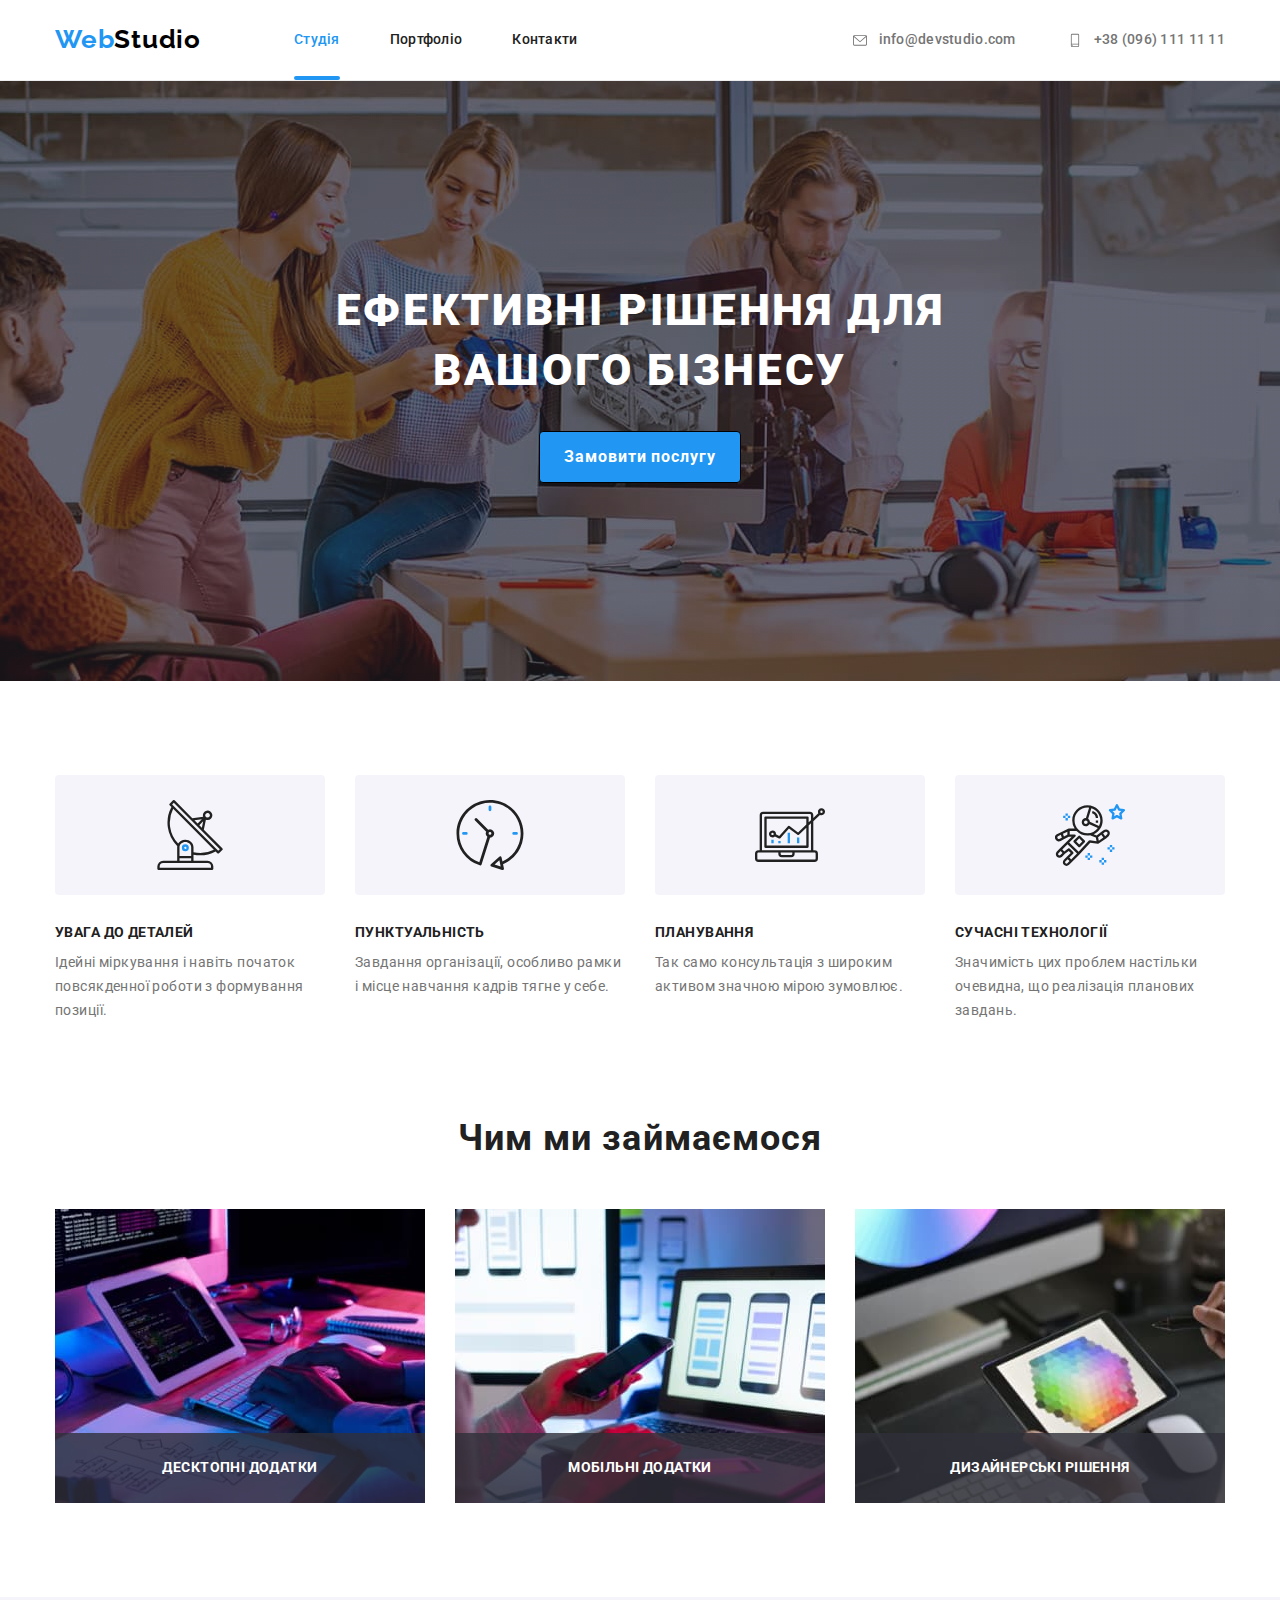
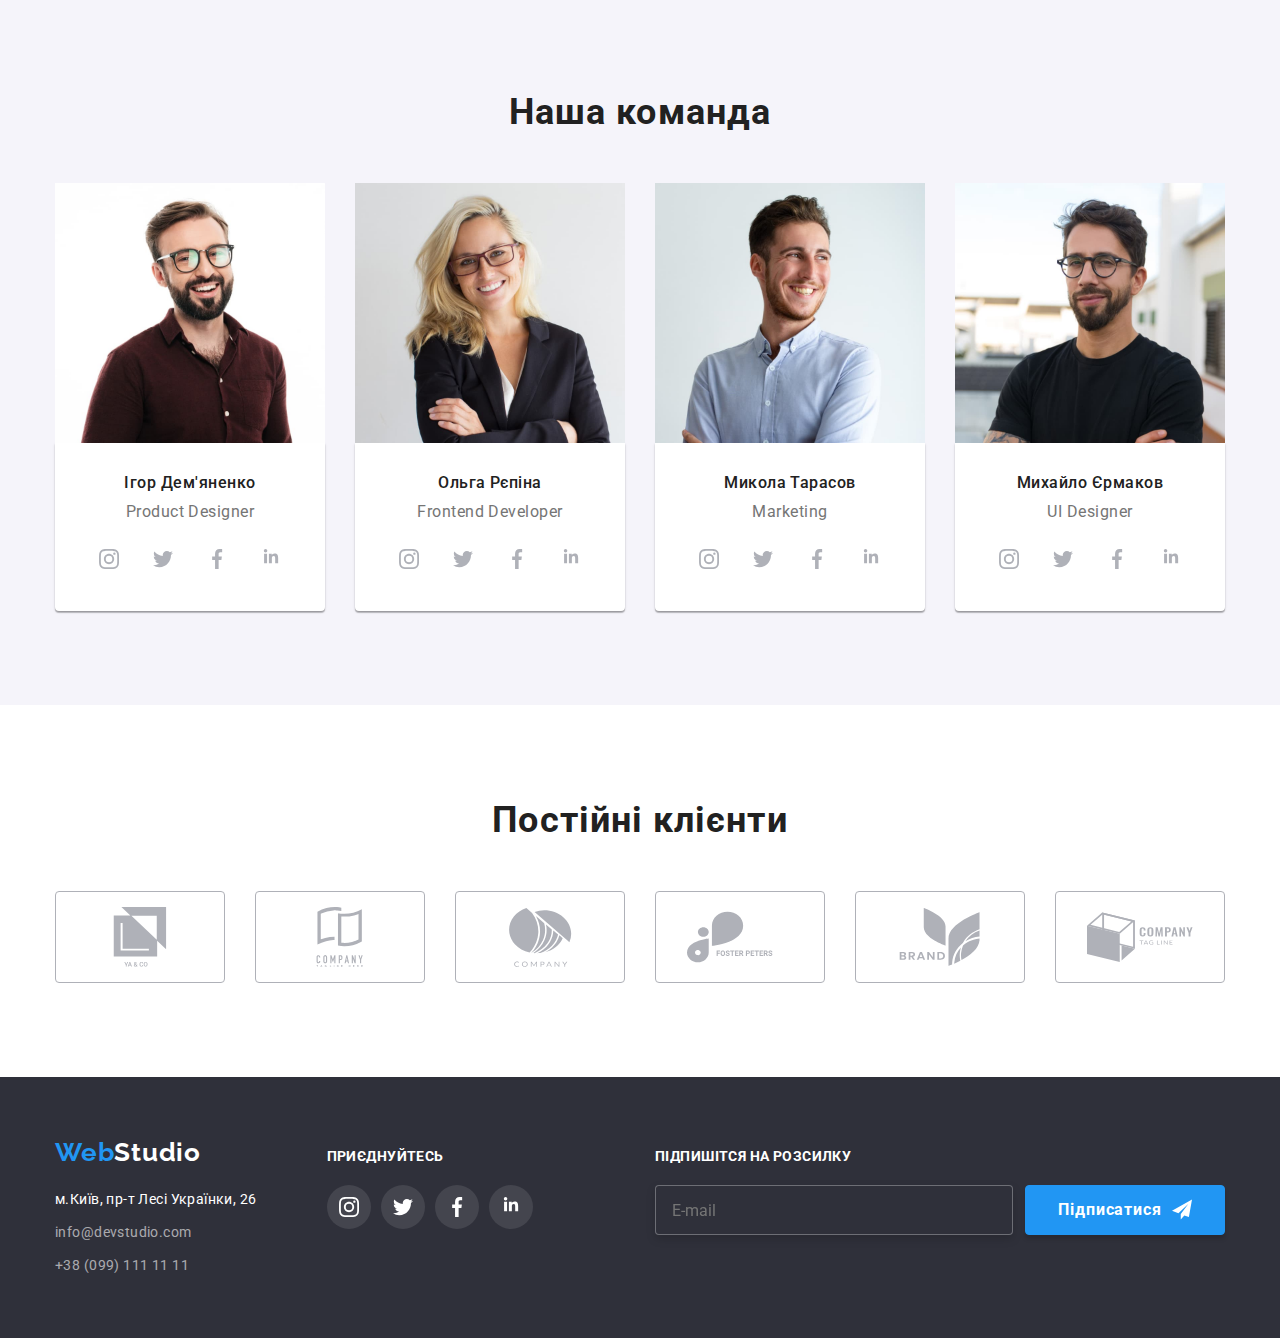
<file: index.html>
<!DOCTYPE html>
<html lang="uk">
  <head>
    <meta charset="UTF-8">
    <meta http-equiv="X-UA-Compatible" content="IE=edge">
    <meta name="viewport" content="width=device-width, initial-scale=1.0">
    <title lang="en">WebStudio (Version 2.1)</title>
    <link rel="preconnect" href="https://fonts.googleapis.com">
    <link rel="preconnect" href="https://fonts.gstatic.com" crossorigin>
    <link href="https://fonts.googleapis.com/css2?family=Raleway:wght@700&family=Roboto:wght@400;500;700;900&display=swap" rel="stylesheet">
    <link rel="stylesheet" href="./css/modern-normalize.css">
    <link rel="stylesheet" href="./css/styles.css">
  </head>
  <body>
    <header class="header-border">
      <div class="container main-nav"> 
        <nav class="main-nav">
          <a class="logo link" href="./index.html" lang="en"><span class="logo-web">Web</span><span class="logo-studio-header">Studio</span></a>
          <ul class="nav-list list">
            <li class="item"><a class="active current link" href="./index.html">Студія</a></li>
            <li class="item"><a class="active link" href="./portfolio.html">Портфоліо</a></li>
            <li class="item"><a class="active link" href="">Контакти</a></li>
          </ul>
        </nav>
        <ul class="header-contact list">
          <li class="item">
            <a class="header-icon-link link" href="mailto:info@devstudio.com" target="_blank" lang="en">
              <svg
                width="18"
                height="14"
                class="header-icons">
                <use href="./images/icons.svg#icon-envelope"/>
               </svg>info@devstudio.com
            </a>
          </li>
          
          <li class="item"> 
            <a class="header-icon-link link" href="tel:+380961111111">
              <svg
                width="18"
                height="14"
                class="header-icons">
                <use href="./images/icons.svg#icon-smartphone"/>
              </svg>+38 (096) 111 11 11
            </a>
          </li>
        </ul>
      </div>
    </header>
    <main>  
      <section class="section hero-bg">
        <div class="container">
          <h1 class="hero-title">Ефективні рішення для вашого бізнесу</h1>
          <button  class="hero-btn" type="button" data-modal-open>Замовити послугу</button>  
        </div>
      </section>    

      <section class="section">
        <div class="container">
          <h2 class="title" hidden>Наші пріорітети</h2>
          <ul class="skills list">
            <li class="item">
              <div class="skills-icon-place">
                <svg
                  width="70"
                  height="70"
                  class="skills-icon">
                  <use href="./images/icons.svg#icon-antenna"/>
                </svg>
              </div> 
              <h3 class="subtitle">Увага до деталей</h3>
              <p class="about">
                Ідейні міркування і навіть початок повсякденної роботи з формування позиції.
              </p>
            </li>
            <li class="item">
              <div class="skills-icon-place">
                <svg
                  width="70"
                  height="70"
                  class="skills-icon">
                  <use href="./images/icons.svg#icon-clock"/>
                </svg>
              </div> 
              <h3 class="subtitle">Пунктуальність</h3>
              <p class="about">
                Завдання організації, особливо рамки і місце навчання кадрів тягне у себе.
              </p>
            </li>
            <li class="item">
              <div class="skills-icon-place">
                <svg
                  width="70"
                  height="70"
                  class="skills-icon">
                  <use href="./images/icons.svg#icon-diagram"/>
                </svg>
              </div> 
              <h3 class="subtitle">Планування</h3>
              <p class="about">
                Так само консультація з широким активом значною мірою зумовлює.
              </p>
            </li>
            <li class="item">
              <div class="skills-icon-place">
                <svg
                  width="70"
                  height="70"
                  class="skills-icon">
                  <use href="./images/icons.svg#icon-astronaut"/>
                </svg>
              </div> 
              <h3 class="subtitle">Сучасні технології</h3>
              <p class="about">
                Значимість цих проблем настільки очевидна, що реалізація планових завдань.
              </p>
            </li>
          </ul>
        </div>
      </section>

      <section class="section no-padding">
        <div class="container">
          <h2 class="title">Чим ми займаємося</h2>
          <ul class="our-work list">
            <li class="item">
              <div class="img-box">
                <img src="./images/our_work/box_1.jpg" alt="чоловік працюючий за комп'ютером" width="370" height="294">
                <p class="label">Десктопні додатки</p>
              </div>
            </li>
            <li class="item">
              <div class="img-box">
                <img src="./images/our_work/box_2.jpg" alt="чоловік з телефоном в руці" width="370" height="294">
                <p class="label">Мобільні додатки</p>
              </div>
            </li>
            <li class="item">
              <div class="img-box">
                <img src="./images/our_work/box_3.jpg" alt="чоловік тримає в руці планшет" width="370" height="294">
                <p class="label">Дизайнерські рішення</p>
              </div>
            </li>
          </ul>
        </div>
      </section>

      <section class="section our-team-bg">
        <div class="container">
          <h2 class="title">Наша команда</h2>
          <ul class="our-team list list">
            <li class="item">
              <img
                src="./images/our_team/igor_demjanenko.jpg"
                alt="усміхнений чоловік"
                width="270"
                height="260">
              <div class="team-title">
                <h3 class="member-name">Ігор Дем'яненко</h3>
                <p class="member-about" lang="en">Product Designer</p>
                <ul class="team-soc-list list">
                    <li class="team-soc-items">
                      <a href="#" class="team-soc-link link">
                        <svg
                          width="20"
                          height="20"
                          class="team-soc-icons">
                        <use href="./images/icons.svg#icon-instagram"/>
                        </svg> 
                      </a>
                    </li>

                    <li class="team-soc-items">
                      <a href="#" class="team-soc-link link">
                        <svg
                          width="20"
                          height="20"
                          class="team-soc-icons">
                        <use href="./images/icons.svg#icon-twitter"/>
                        </svg> 
                      </a>
                    </li>

                    <li class="team-soc-items">
                      <a href="#" class="team-soc-link link">
                        <svg
                          width="20"
                          height="20"
                          class="team-soc-icons">
                        <use href="./images/icons.svg#icon-facebook"/>
                        </svg> 
                      </a>
                    </li>

                    <li class="team-soc-items">
                      <a href="#" class="team-soc-link link">
                        <svg
                          width="20"
                          height="20"
                          class="team-soc-icons">
                        <use href="./images/icons.svg#icon-linkedin"/>
                        </svg> 
                      </a>
                    </li>
                </ul>
              </div>
            </li>
            <li class="item">
              <img
                src="./images/our_team/olga_repina.jpg"
                alt="усміхнена жінка"
                width="270"
                height="260">
              <div class="team-title">
                <h3 class="member-name">Ольга Рєпіна</h3>
                <p class="member-about" lang="en">Frontend Developer</p>
                <ul class="team-soc-list list">
                    <li class="team-soc-items">
                      <a href="#" class="team-soc-link link">
                        <svg
                          width="20"
                          height="20"
                          class="team-soc-icons">
                        <use href="./images/icons.svg#icon-instagram"/>
                        </svg> 
                      </a>
                    </li>
                    <li class="team-soc-items">
                      <a href="#" class="team-soc-link link">
                        <svg
                          width="20"
                          height="20"
                          class="team-soc-icons">
                        <use href="./images/icons.svg#icon-twitter"/>
                        </svg> 
                      </a>
                    </li>
                    <li class="team-soc-items">
                      <a href="#" class="team-soc-link link">
                        <svg
                          width="20"
                          height="20"
                          class="team-soc-icons">
                        <use href="./images/icons.svg#icon-facebook"/>
                        </svg> 
                      </a>
                    </li>
                    <li class="team-soc-items">
                      <a href="#" class="team-soc-link link">
                        <svg
                          height="20"
                          class="team-soc-icons">
                        <use href="./images/icons.svg#icon-linkedin"/>
                        </svg> 
                      </a>
                    </li>
                </ul>
              </div>
            </li>
            <li class="item">
              <img
                src="./images/our_team/nikolay_tarasov.jpg"
                alt="усміхнений чоловік"
                width="270"
                height="260">
              <div class="team-title">
                <h3 class="member-name">Микола Тарасов</h3>
                <p class="member-about" lang="en">Marketing</p>
                <ul class="team-soc-list list">
                    <li class="team-soc-items">
                      <a href="#" class="team-soc-link link">
                        <svg
                          width="20"
                          height="20"
                          class="team-soc-icons">
                        <use href="./images/icons.svg#icon-instagram"/>
                        </svg> 
                      </a>
                    </li>
                    <li class="team-soc-items">
                      <a href="#" class="team-soc-link link">
                        <svg
                          width="20"
                          height="20"
                          class="team-soc-icons">
                        <use href="./images/icons.svg#icon-twitter"/>
                        </svg> 
                      </a>
                    </li>
                    <li class="team-soc-items">
                      <a href="#" class="team-soc-link link">
                        <svg
                          width="20"
                          height="20"
                          class="team-soc-icons">
                        <use href="./images/icons.svg#icon-facebook"/>
                        </svg> 
                      </a>
                    </li>
                    <li class="team-soc-items">
                      <a href="#" class="team-soc-link link">
                        <svg
                          width="20"
                          height="20"
                          class="team-soc-icons">
                        <use href="./images/icons.svg#icon-linkedin"/>
                        </svg> 
                      </a>
                    </li>
                </ul>
              </div>
              </li>
            <li class="item">
              <img
                src="./images/our_team/mihail_ermakov.jpg"
                alt="усміхнений чоловік"
                width="270"
                height="260">
              <div class="team-title">
                <h3 class="member-name">Михайло Єрмаков</h3>
                <p class="member-about" lang="en">UI Designer</p>
                <ul class="team-soc-list list">
                    <li class="team-soc-items">
                      <a href="#" class="team-soc-link link">
                        <svg
                          width="20"
                          height="20"
                          class="team-soc-icons">
                        <use href="./images/icons.svg#icon-instagram"/>
                        </svg> 
                      </a>
                    </li>

                    <li class="team-soc-items">
                      <a href="#" class="team-soc-link link">
                        <svg
                          width="20"
                          height="20"
                          class="team-soc-icons">
                        <use href="./images/icons.svg#icon-twitter"/>
                        </svg> 
                      </a>
                    </li>

                    <li class="team-soc-items">
                      <a href="#" class="team-soc-link link">
                        <svg
                          width="20"
                          height="20"
                          class="team-soc-icons">
                        <use href="./images/icons.svg#icon-facebook"/>
                        </svg> 
                      </a>
                    </li>

                    <li class="team-soc-items">
                      <a href="#" class="team-soc-link link">
                        <svg
                          width="20"
                          height="20"
                          class="team-soc-icons">
                        <use href="./images/icons.svg#icon-linkedin"/>
                        </svg> 
                      </a>
                    </li>
                </ul>
              </div>
            </li>
          </ul>
        </div>
      </section>

      <section class="section">
        <div class="client-section container">
          <h2 class="title">Постійні клієнти</h2>
          <ul class="client-list list">
            <li class="client-item">
              <a href="#" class="client-link link">
                <svg
                  width="106"
                  height="60"
                  class="client-icon">
                  <use href="./images/icons.svg#icon-client"/>
                </svg> 
              </a>
            </li>
            <li class="client-item">
              <a href="#" class="client-link link">
               <svg
                 width="106"
                 height="60"
                 class="client-icon">
                 <use href="./images/icons.svg#icon-client1"/>
               </svg> 
              </a>
            </li>
            <li class="client-item">
              <a href="#" class="client-link link">
                  <svg
                    width="106"
                    height="60"
                    class="client-icon">
                    <use href="./images/icons.svg#icon-client2"/>
                  </svg> 
              </a>
            </li>
            <li class="client-item">
              <a href="#" class="client-link link">
                <svg
                  width="106"
                  height="60"
                  class="client-icon">
                  <use href="./images/icons.svg#icon-client3"/>
                </svg> 
              </a>
            </li>
            <li class="client-item">
              <a href="#" class="client-link link">
                <svg
                 width="106"
                 height="60"
                 class="client-icon">
                 <use href="./images/icons.svg#icon-client4"/>
                </svg> 
              </a>
            </li>
            <li class="client-item">
              <a href="#" class="client-link link">
                <svg
                 width="106"
                 height="60"
                 class="client-icon">
                 <use href="./images/icons.svg#icon-client5"/>
               </svg> 
              </a>
            </li>
          </ul>

        </div>
      </section>
    </main>

<!-- FOOTER -->

    <footer class="footer">
      <div class="footer-blocks container">
        <div>
          <a class="logo-footer link" href="./index.html" lang="en"><span class="logo-web">Web</span><span class="logo-studio-footer">Studio</span></a>
          <ul class="footer-adress-block list">
            <li>
              <a class="footer-adress link" href="https://goo.gl/maps/M9eBpiQ83PVmo5ni9" target="_blank">м.Київ, пр-т Лесі Українки, 26</a>
            </li>
            <li>
              <a class="footer-contact link" href="mailto:info@example.com" target="_blank">info@devstudio.com</a>
            </li>
            <li>
              <a class="footer-contact link" href="tel:+380991111111"> +38 (099) 111 11 11</a>
            </li>
          </ul>
        </div>
        <div class="footer-soc-links">
          <p class="join-title">приєднуйтесь</p>
          <ul class="join-list list">
            <li class="footer-soc-items">
              <a href="#" class="footer-soc-link link">
                <svg width="20" height="20"
                  class="footer-soc-icons">
                  <use href="./images/icons.svg#icon-instagram"/>
                </svg> 
              </a>
            </li>
            <li class="footer-soc-items">
              <a href="#" class="footer-soc-link link">
                <svg width="20" height="20"
                  class="footer-soc-icons">
                  <use href="./images/icons.svg#icon-twitter"/>
                </svg> 
              </a>
            </li>
            <li class="footer-soc-items">
              <a href="#" class="footer-soc-link link">
                <svg width="20" height="20"
                  class="footer-soc-icons">
                  <use href="./images/icons.svg#icon-facebook"/>
                </svg> 
              </a>
            </li>
            <li class="footer-soc-items">
              <a href="#" class="footer-soc-link link">
                <svg width="20" height="20"
                  class="footer-soc-icons">
                  <use href="./images/icons.svg#icon-linkedin"/>
                </svg>
              </a>
            </li>
          </ul>
        </div>

        <div class="footer-email-block"> 
          <p class="join-title">підпишітся на розсилку</p>
          <form class="footer-join-box"> 
            <input type="email" class="footer-email-input" placeholder="E-mail">
            <button type="submit" class="footer-button">Підписатися
              <svg class="join-icon" width="30" height="30" >
                <use href="./images/icons.svg#icon-sign-up"/>
              </svg>        
            </button>
          </form>
        </div>

      </div>    
    </footer>
  
    <!-- backdrop -->
    
    <div class="backdrop is-hidden" data-modal>
      <div class="modal">
        <button type="button" class="modal-button-close" data-modal-close>
          <svg class="icon-close">
            <use href="./images/icons.svg#button-close"/>
          </svg>
        </button>
        <p class="modal-title">Залиште свої дані, ми вам передзвонимо</p>
        
        <form class="modal-form">
            <div class="modal-item">
              <label class="label-name">Ім'я</label>
                <div class="input-field">
                  <input type="text" class="modal-input" name="name">
                  <svg class="icon-modal" width="18" height="18" >
                    <use href="./images/icons.svg#icon-person-modal"/>
                  </svg>
                </div>
            </div>
            
            <div class="modal-item">
              <label class="label-name">Телефон</label>
                <div class="input-field">
                  <input type="tel" class="modal-input" name="tel">
                  <svg class="icon-modal" width="18" height="18" >
                    <use href="./images/icons.svg#icon-phone-modal"/>
                  </svg>
                </div>
            </div>
            
            <div class="modal-item">
              <label class="label-name">Пошта</label>
                <div class="input-field">
                  <input type="email" class="modal-input" name="email">
                  <svg class="icon-modal" width="18" height="18" >
                    <use href="./images/icons.svg#icon-email-modal"/>
                  </svg>
                </div>
            </div>
                      
            <div class="modal-item no-margin">
                <label class="label-name">Коментар</label>
                  <textarea name="comment" class="modal-comment" placeholder="Введіть текст"></textarea>
            </div>

          <div class="condition">
            <input class="condition-input" type="checkbox" name="condition-checkbox" id="condition-label">
            <label for="condition-label" class="condition-label">
              <span class="condition-icon">
                <svg>
                  <use href="./images/icons.svg#check-icon"/>
                </svg>
              </span>Погоджуюся з росилкою та приймаю
              <a class="link" href="#" target="_blank">
              <span class="condition-link">Умови договору</span>
              </a>   
            </label>
          </div>

          <button class="submit-button" type="submit">Відправити</button>
        </form>
      </div>
    </div>
    <script src="./js/modal.js"></script>
  </body>
</html>
</file>
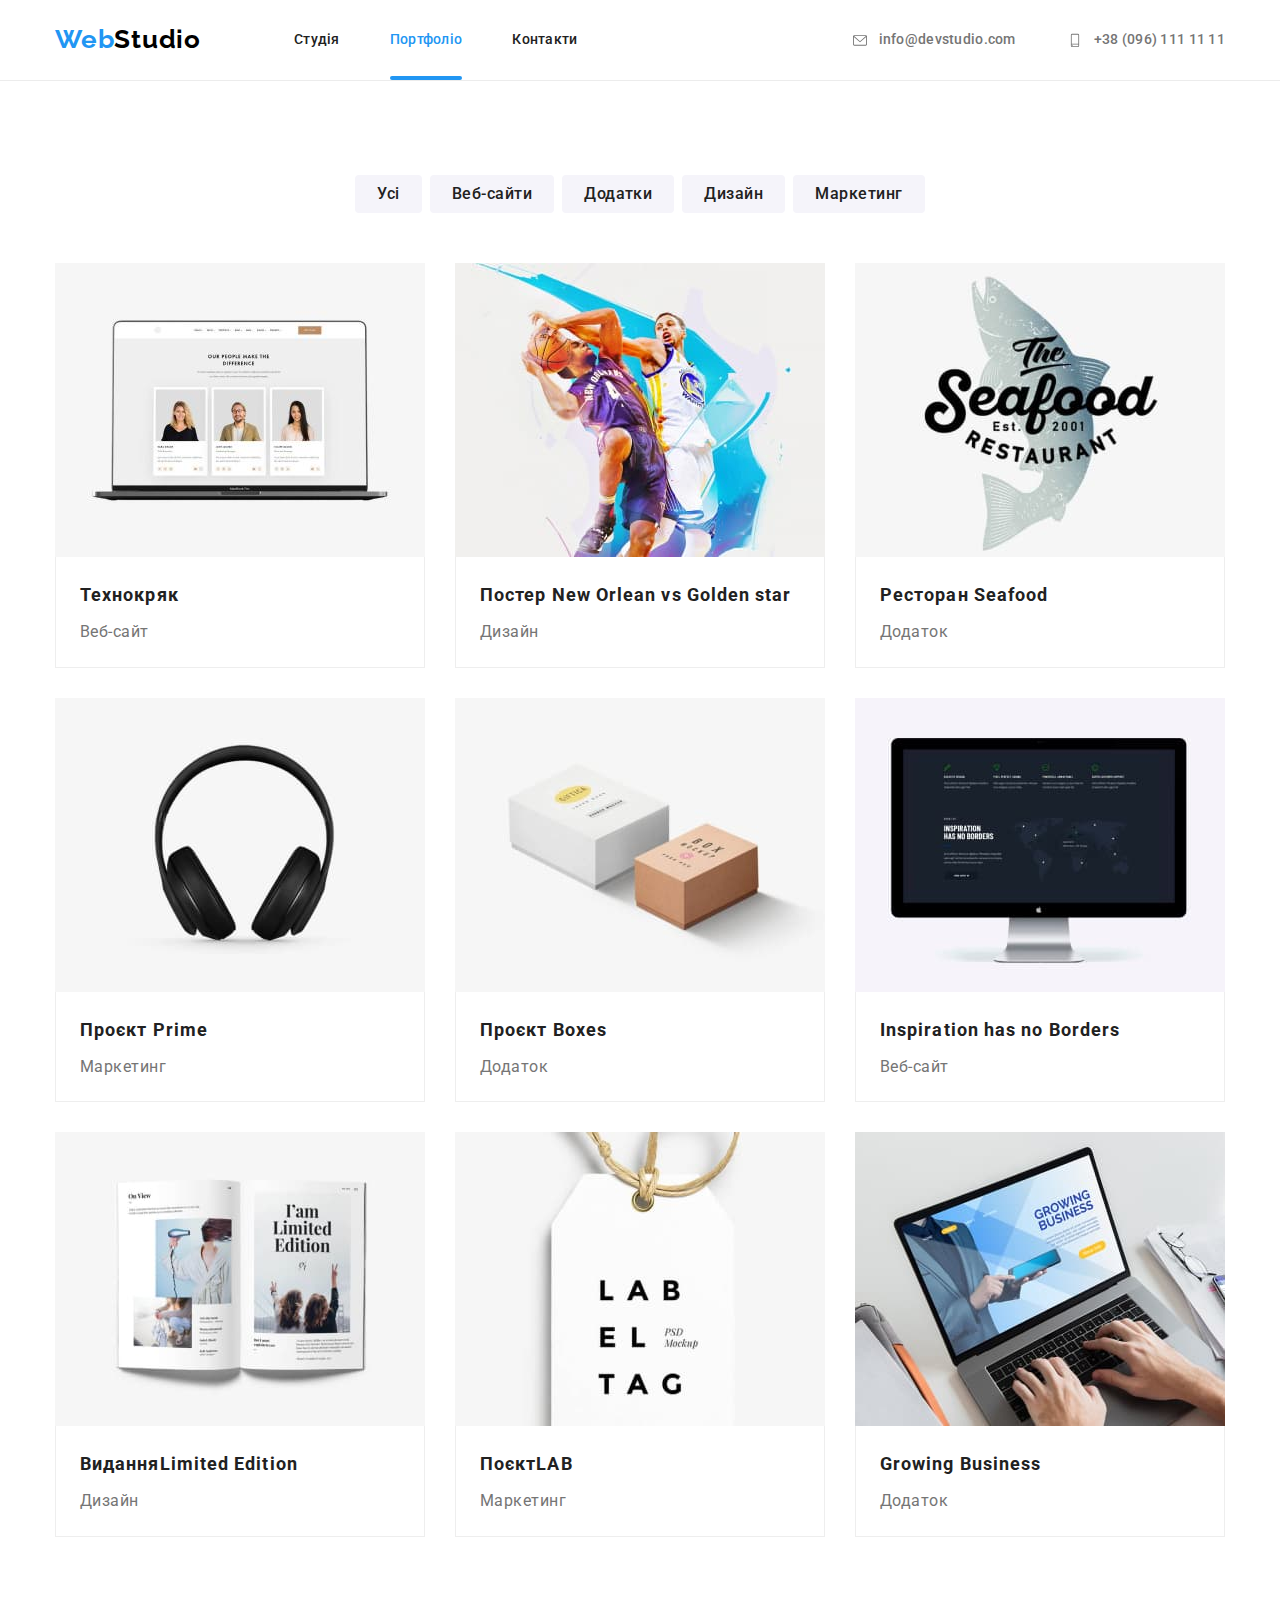
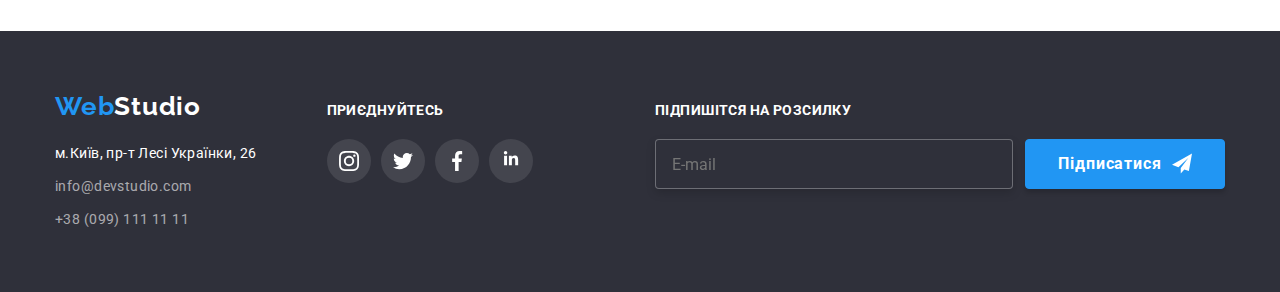
<file: portfolio.html>
<!DOCTYPE html>
<html lang="uk">
  <head>
    <meta charset="UTF-8">
    <meta http-equiv="X-UA-Compatible" content="IE=edge">
    <meta name="viewport" content="width=device-width, initial-scale=1.0">
    <title lang="en">WebStudio Portfolio</title>
    <link rel="preconnect" href="https://fonts.googleapis.com">
    <link rel="preconnect" href="https://fonts.gstatic.com" crossorigin>
    <link href="https://fonts.googleapis.com/css2?family=Raleway:wght@700&family=Roboto:wght@400;500;700;900&display=swap" rel="stylesheet">
    <link rel="stylesheet" href="./css/modern-normalize.css">
    <link rel="stylesheet" href="./css/styles.css">
  </head>
  <body>
    <header class="header-border">
      <div class="container main-nav"> 
        <nav class="main-nav">
          <a class="logo link" href="./index.html" lang="en"><span class="logo-web">Web</span><span class="logo-studio-header">Studio</span></a>
          <ul class="nav-list list">
            <li class="item"><a class="active link" href="./index.html">Студія</a></li>
            <li class="item"><a class="active current link" href="./portfolio.html">Портфоліо</a></li>
            <li class="item"><a class="active link" href="">Контакти</a></li>
          </ul>
        </nav>
        <ul class="header-contact list">
          <li class="item">
            <a class="header-icon-link link" href="mailto:info@devstudio.com" target="_blank" lang="en">
              <svg
                width="18"
                height="14"
                class="header-icons">
                <use href="./images/icons.svg#icon-envelope"/>
               </svg>info@devstudio.com
            </a>
          </li>
          
          <li class="item"> 
            <a class="header-icon-link link" href="tel:+380961111111">
              <svg
                width="18"
                height="14"
                class="header-icons">
                <use href="./images/icons.svg#icon-smartphone"/>
              </svg>+38 (096) 111 11 11
            </a>
          </li>
        </ul>
      </div>
    </header>

    <main>
      <section class="section">
        <div class="container">
          <h1 hidden>Наші проєкти</h1>
          <ul class="filter list">
            <li class="item"><button class="filter-btn" type="button">Усі</button></li>
            <li class="item"><button class="filter-btn" type="button">Веб-сайти</button></li>
            <li class="item"><button class="filter-btn" type="button">Додатки</button></li>
            <li class="item"><button class="filter-btn" type="button">Дизайн</button></li>
            <li class="item"><button class="filter-btn" type="button">Маркетинг</button></li>
          </ul>
        
          <ul class="project-set list">
            <li class="item">
              <a href="#" class="project-link link">
                <div class="thumb">
                  <img src="./images/portfolio/tehno.jpg" alt="світлина веб-сайту на ноутбуці" width="370" height="294">
                    <div class="overlay-project">
                      <p class="overlay-text" >Ресурс пропонує комплексні пропозиції з різним рівнем функціоналу та сервісів. Все це дозволить відвідувачу отримати вичерпні відомості про компанію чи приватну особу.</p>
                    </div>
                </div>
                <div class="project-title">
                  <h2 class="project-name">Технокряк</h2>
                  <p class="project-about" >Веб-сайт</p>
                </div>
              </a>
            </li>

            <li class="item">
              <a href="#" class="project-link link">
                <div class="thumb">
                  <img src="./images/portfolio/new-orlean.jpg" alt="два гравці в баскетбол" width="370" height="294">
                    <div class="overlay-project">
                      <p class="overlay-text" >Ресурс пропонує комплексні пропозиції з різним рівнем функціоналу та сервісів. Все це дозволить відвідувачу отримати вичерпні відомості про компанію чи приватну особу.</p>
                    </div>
                </div>
                <div class="project-title">
                  <h2 class="project-name">Постер <span lang="en">New Orlean vs Golden star</span></h2>
                  <p class="project-about">Дизайн</p>
                </div>
              </a>
            </li>

            <li class="item">
              <a href="#" class="project-link link">
                <div class="thumb">
                  <img src="./images/portfolio/seafood.jpg" alt="логотип ресторану" width="370" height="294">
                    <div class="overlay-project">
                      <p class="overlay-text" >Ресурс пропонує комплексні пропозиції з різним рівнем функціоналу та сервісів. Все це дозволить відвідувачу отримати вичерпні відомості про компанію чи приватну особу.</p>
                    </div>
                </div>
                <div class="project-title">
                  <h2 class="project-name">Ресторан <span lang="en">Seafood</span></h2>
                  <p class="project-about">Додаток</p>
                </div>
              </a>
            </li>

            <li class="item">
              <a href="#" class="project-link link">
                <div class="thumb">
                  <img src="./images/portfolio/Prime.jpg" alt="навушники" width="370" height="294">
                    <div class="overlay-project">
                      <p class="overlay-text" >Ресурс пропонує комплексні пропозиції з різним рівнем функціоналу та сервісів. Все це дозволить відвідувачу отримати вичерпні відомості про компанію чи приватну особу.</p>
                    </div>
                </div>
                <div class="project-title">
                  <h2 class="project-name">Проєкт <span lang="en">Prime</span></h2>
                  <p class="project-about">Маркетинг</p>
                </div>
              </a>
            </li>

            <li class="item">
              <a href="#" class="project-link link">
                <div class="thumb">
                  <img src="./images/portfolio/boxes.jpg" alt="дві паперові коробки" width="370" height="294">
                    <div class="overlay-project">
                      <p class="overlay-text" >Ресурс пропонує комплексні пропозиції з різним рівнем функціоналу та сервісів. Все це дозволить відвідувачу отримати вичерпні відомості про компанію чи приватну особу.</p>
                    </div>
                </div>
                <div class="project-title">
                  <h2 class="project-name">Проєкт <span lang="en">Boxes</span></h2>
                  <p class="project-about">Додаток</p>
                </div>
              </a>
            </li>

            <li class="item">
              <a href="#" class="project-link link">
                <div class="thumb">
                  <img src="./images/portfolio/inspiration.jpg" alt="монітор показує сайт проєкту" width="370" height="294">
                    <div class="overlay-project">
                      <p class="overlay-text" >Ресурс пропонує комплексні пропозиції з різним рівнем функціоналу та сервісів. Все це дозволить відвідувачу отримати вичерпні відомості про компанію чи приватну особу.</p>
                    </div>
                </div>
                <div class="project-title">
                  <h2 class="project-name" lang="en">Inspiration has no Borders</h2>
                  <p class="project-about">Веб-сайт</p>
                </div>
              </a>
            </li>

            <li class="item">
              <a href="#" class="project-link link">
                <div class="thumb">
                  <img src="./images/portfolio/limited-edition.jpg" alt="розгорнути книга з картинками" width="370" height="294">
                    <div class="overlay-project">
                      <p class="overlay-text" >Ресурс пропонує комплексні пропозиції з різним рівнем функціоналу та сервісів. Все це дозволить відвідувачу отримати вичерпні відомості про компанію чи приватну особу.</p>
                    </div>
                </div>
                <div class="project-title">
                  <h2 class="project-name">Видання<span lang="en">Limited Edition</span></h2>
                  <p class="project-about">Дизайн</p>
                </div>
              </a>
            </li>

            <li class="item">
              <a href="#" class="project-link link">
                <div class="thumb">
                  <img src="./images/portfolio/lab.jpg" alt="лейба з надписом" width="370" height="294">
                    <div class="overlay-project">
                      <p class="overlay-text" >Ресурс пропонує комплексні пропозиції з різним рівнем функціоналу та сервісів. Все це дозволить відвідувачу отримати вичерпні відомості про компанію чи приватну особу.</p>
                    </div>
                </div>
                <div class="project-title">
                  <h2 class="project-name">Поєкт<span lang="en">LAB</span></h2>
                  <p class="project-about">Маркетинг</p>
                </div>
              </a>
            </li>

            <li class="item">
              <a href="#" class="project-link link">
                <div class="thumb">
                  <img src="./images/portfolio/growing-busines.jpg" alt="чоловік друкує на ноутбуці" width="370" height="294">
                    <div class="overlay-project">
                      <p class="overlay-text" >Ресурс пропонує комплексні пропозиції з різним рівнем функціоналу та сервісів. Все це дозволить відвідувачу отримати вичерпні відомості про компанію чи приватну особу.</p>
                    </div>
                </div>
                <div class="project-title">
                  <h2 class="project-name" lang="en">Growing Business</h2>
                  <p class="project-about">Додаток</p>
                </div>
              </a>
            </li>
          </ul>
        </div>
      </section>
    </main>

<!-- FOOTER -->

    <footer class="footer">
      <div class="footer-blocks container">
        <div>
          <a class="logo-footer link" href="./index.html" lang="en"><span class="logo-web">Web</span><span class="logo-studio-footer">Studio</span></a>
          <ul class="footer-adress-block list">
            <li>
              <a class="footer-adress link" href="https://goo.gl/maps/M9eBpiQ83PVmo5ni9" target="_blank">м.Київ, пр-т Лесі Українки, 26</a>
            </li>
            <li>
              <a class="footer-contact link" href="mailto:info@example.com" target="_blank">info@devstudio.com</a>
            </li>
            <li>
              <a class="footer-contact link" href="tel:+380991111111"> +38 (099) 111 11 11</a>
            </li>
          </ul>
        </div>
        <div class="footer-soc-links">
          <p class="join-title">приєднуйтесь</p>
          <ul class="join-list list">
            <li class="footer-soc-items">
              <a href="#" class="footer-soc-link link">
                <svg width="20" height="20"
                  class="footer-soc-icons">
                  <use href="./images/icons.svg#icon-instagram"/>
                </svg> 
              </a>
            </li>
            <li class="footer-soc-items">
              <a href="#" class="footer-soc-link link">
                <svg width="20" height="20"
                  class="footer-soc-icons">
                  <use href="./images/icons.svg#icon-twitter"/>
                </svg> 
              </a>
            </li>
            <li class="footer-soc-items">
              <a href="#" class="footer-soc-link link">
                <svg width="20" height="20"
                  class="footer-soc-icons">
                  <use href="./images/icons.svg#icon-facebook"/>
                </svg> 
              </a>
            </li>
            <li class="footer-soc-items">
              <a href="#" class="footer-soc-link link">
                <svg width="20" height="20"
                  class="footer-soc-icons">
                  <use href="./images/icons.svg#icon-linkedin"/>
                </svg>
              </a>
            </li>
          </ul>
        </div>

        <div class="footer-email-block"> 
          <p class="join-title">підпишітся на розсилку</p>
          <form class="footer-join-box">
            <input type="email" class="footer-email-input" placeholder="E-mail">
            <button type="submit" class="footer-button">Підписатися
              <svg class="join-icon" width="30" height="30" >
                <use href="./images/icons.svg#icon-sign-up"/>
              </svg>        
            </button>
          </form>
        </div>

      </div>    
    </footer>
  </body>
</html>
</file>
<file: css/styles.css>
:root {
    --primary-page-color: #ffffff;
    --secondary-page-color: #F5F4FA;
    --primary-text-color: #212121;
    --secondary-text-color: #757575;
    --active-text-color: #2196F3;
    --not-active-icon-color: #AFB1B8;
    --overlay-project-color: rgba(33, 150, 243, 0.9);
    --cubic-bezier-primary: cubic-bezier(0.4, 0, 0.2, 1);
}

body {
    background-color:var(--primary-page-color);
    color: var(--primary-text-color);
    font-family: Roboto, sans-serif;
}

img {
    display: block;
    max-width: 100%;
    height: auto;
}

h1,
h2,
h3,
p,
ul {
    margin: 0;
}

.link {
    text-decoration: none;
}

.list {
    list-style-type: none;

    padding: 0;
    margin: 0;
}

.section {
    padding: 94px 0px;
}

.section.no-padding {
    padding-top: 0px;
}

.container {
    width: 1200px;
    margin: 0 auto;
    padding: 0 15px;
}

/*header styles*/

.logo {
    padding-top: 24px;
    padding-bottom: 25px;

    font-family: Raleway, sans-serif;
    font-weight: 700;
    font-size: 26px;
    line-height: 1.19;
    letter-spacing: 0.03em;
}
.logo-web {
    color: var(--active-text-color);
}

.logo-studio-header {
    color: #000000;
}

.main-nav {
    display: flex;
    align-items: center;
}

.nav-list {
    display: flex;
    margin-left: 93px;
}

.nav-list .item:not(:last-child) {
    margin-right: 50px;
} 

.nav-list .link {
    color:inherit;
    padding: 32px 0;
    display: block;

    font-weight: 500;
    font-size: 14px;
    line-height: 1.14;
    letter-spacing: 0.02em;

    transition-property: color;
    transition-duration: 250ms;
    transition-timing-function: var(--cubic-bezier-primary);
}

.header-contact .link {
    margin-left: auto;
    padding: 32px 0px;

    color: var(--secondary-text-color);
    font-weight: 500;
    font-size: 14px;
    line-height: 1.14;
    letter-spacing: 0.02em;

    transition-property: color;
    transition-duration: 250ms;
    transition-timing-function: var(--cubic-bezier-primary);
}

.nav-list .link:hover,
.nav-list .link:focus,
.header-contact .link:hover,
.header-contact .link:focus {
    color: var(--active-text-color);
}

.active {
    position: relative;
}

.active.current::after {
    content: "";
    position: absolute;
    bottom: 0px;

    display: block;
    width: 100%;
    height: 4px;
    background-color: var(--active-text-color);
    border-radius: 4px;
}

.nav-list .current {
    color: var(--active-text-color);
}

.header-contact {
    display: flex;
    margin-left: auto;
}

.header-contact .item:not(:last-child) {
    margin-right: 50px;
}

.header-icons {
    fill: currentColor;
    margin-right: 10px;
}

.header-icon-link {
    display: flex;
    align-items: center
}

.header-border {
    border-bottom: 1px solid #ECECEC;
}
/* main styles */

/* Hero styles */

.hero-bg {
    padding: 200px 0;
    margin: 0 auto;
    max-width: 1600px;
    max-height: 600px;

    text-align: center;
    background-color: #C4C4C4;
    background-image: linear-gradient(rgba(47, 48, 58, 0.4), rgba(47, 48, 58, 0.4)),
    url('../images/hero.jpg');
    background-repeat: no-repeat;
    background-position: center;
    background-size: cover;
    background-position: center;
}

.hero-title {
    width: 696px;
    margin: 0 auto 30px;
    color: #ffffff;
    font-weight: 900;
    font-size: 44px;
    line-height: 1.36;
    text-align: center;
    letter-spacing: 0.06em;
    text-transform: uppercase;
}

.hero-btn {
    padding: 10px 24px;    
    background-color: #2196F3;
    color: #ffffff;
    cursor: pointer;
    font-family:inherit;
    font-weight: 700;
    font-size: 16px;
    line-height: 1.88;
    letter-spacing: 0.06em;
    border: 1px solid #000000;
    border-radius: 4px;
}

/* Skills section */

.nopadding {
    padding-bottom: -94px;
}

.skills {
    display: flex;
}

.skills-icon-place {
    margin-bottom: 30px         ;
    display: flex;
    width: 270px;
    height: 120px;
    background-color: var(--secondary-page-color);
    border-radius: 4px;
    justify-content: center;
    align-items: center;
    
}

.skills .item:not(:last-child) {
    margin-right: 30px;
}


.skills-title {
    font-weight: 700;
    font-size: 36px;
    line-height: 1.17;
    text-align: center;
    letter-spacing: 0.03em;
}

.subtitle {
    margin-bottom: 10px;

    font-weight: 700;
    font-size: 14px;
    line-height: 1.14;
    letter-spacing: 0.03em;
    text-transform: uppercase;
}
.about {
    color: var(--secondary-text-color);
    font-size: 14px;
    line-height: 1.71;
    letter-spacing: 0.03em;
}

/* our-works section*/

.our-work {
    display: flex;
    flex-wrap: wrap;
    gap: 30px;
}

.our-work .item {
    flex-basis: calc(100%-60px) / 3;
}

.title {
    margin-bottom: 50px;

    font-weight: 700;
    font-size: 36px;
    line-height: 1.17;
    text-align: center;
    letter-spacing: 0.03em;
}

.img-box {
    display: flex;
    position: relative;
}

.label {
    

    position: absolute;
    width: 100%;
    height: 70px;
    bottom: 0;
    padding-top: 27px;
    padding-bottom: 27px;

    color: #ffffff;
    background-color: rgba(47, 48, 58, 0.8);
    font-weight: 700;
    font-size: 14px;
    line-height: 1.14;
    text-align: center;
    letter-spacing: 0.03em;
    text-transform: uppercase;
}

/* our-team section*/

.our-team-bg {
    background-color: var(--secondary-page-color);
}

.our-team {
    display: flex;
    flex-wrap: wrap;
    gap:30px;
}

.our-team .item {
    flex-basis: calc(100%-90px) / 4;
}

.team-title {
    padding-top:  30px;
    padding-bottom: 30px;
    
    background-color: var(--primary-page-color);
    box-shadow: 0px 1px 3px rgba(0, 0, 0, 0.12), 0px 1px 1px rgba(0, 0, 0, 0.14), 0px 2px 1px rgba(0, 0, 0, 0.2);
    border-radius: 0px 0px 4px 4px;
}
.member-name {
    margin-bottom: 10px;

    font-weight: 500;
    font-size: 16px;
    line-height: 1.19;
    letter-spacing: 0.03em;
    text-align: center;
}
.member-about {
    color: var(--secondary-text-color);
    font-size: 16px;
    line-height: 1.19;
    letter-spacing: 0.03em;
    text-align: center  ;
    margin-bottom: 16px;
}

.team-soc-list {
    display: flex;
    justify-content: center;
    align-items: center;
}

.team-soc-items {
    width: 44px;
    height: 44px;
 }

 .team-soc-link {
    fill: var(--not-active-icon-color);
    display: flex;
    width: 100%;
    height: 100%;
    border-radius: 50%;
    justify-content: center;
    align-items: center;

    transition-property: fill, background-color;
    transition-duration: 250ms;
    transition-timing-function: var(--cubic-bezier-primary);
}

.team-soc-link:hover,
.team-soc-link:focus {
    fill: #ffffff;
    background-color: var(--active-text-color);
}

.team-soc-items:not(:last-child) {
    margin-right: 10px;
}
/*Clients*/

.client-list {
    display: flex;
    margin-right: auto;
    margin-left: auto;
}

.client-item:not(:last-child) {
    margin-right: 30px;
}

.client-link {
    width: 170px;
    height: 92px;
    display: flex;
    fill:var(--not-active-icon-color);
    align-items: center;
    justify-content: center;
    border: #AFB1B8 1px solid;
    border-radius: 4px;
    
    transition-property: fill, border-color;
    transition-duration: 250ms;
    transition-timing-function: var(--cubic-bezier-primary);
}

.client-link:hover,
.client-link:focus {
    fill: var(--active-text-color);
    border-color: var(--active-text-color);
}   


/* footer styles */

.footer  {
    padding-bottom: 60px;
    padding-top: 60px;
    background-color: #2F303A;
;
}

.logo-studio-footer{
    color: #ffffff;
}

.logo-footer {
    margin-bottom: 20px;
    display: inline-block;

    font-family: Raleway, sans-serif;
    font-weight: 700;
    font-size: 26px;
    line-height: 1.19;
    letter-spacing: 0.03em;
}

.footer-adress-block {
    display: flex;
    flex-direction: column;
    gap: 9px;
}

.footer-adress {
    color: #ffffff;
    font-size: 14px;
    line-height: 1.71;
    letter-spacing: 0.03em;

    transition-property: color;
    transition-duration: 250ms;
    transition-timing-function: var(--cubic-bezier-primary);
}

.footer-contact {
    color: rgba(255, 255, 255, 0.6);
    font-size: 14px;
    line-height: 1.71;
    letter-spacing: 0.03em;

    transition-property: color;
    transition-duration: 250ms;
    transition-timing-function: var(--cubic-bezier-primary);
}

.footer-adress:hover,
.footer-adress:focus,
.footer-contact:hover,
.footer-contact:focus {
    color: var(--active-text-color);
}

.footer-blocks {
    display: flex;
    align-items: baseline;
}



.footer-soc-items {
    width: 44px;
    height: 44px;
 }

 .footer-soc-link {
    fill: #ffffff;
    background-color: rgba(255, 255, 255, 0.1);
    display: flex;
    width: 100%;
    height: 100%;
    border-radius: 50%;
    justify-content: center;
    align-items: center;

    transition-property: background-color;
    transition-duration: 250ms;
    transition-timing-function: var(--cubic-bezier-primary);
}

.footer-soc-link:hover,
.footer-soc-link:focus {
    background-color: var(--active-text-color);
}

.footer-soc-items:not(:last-child) {
    margin-right: 10px;
}

.footer-soc-links {
    margin-left: 70px;
}

.join-list {
    display: flex;
    justify-content: center;
    align-items: center;
}

.join-title {   
    margin-bottom: 20px;

    font-weight: 700;
    font-size: 14px;
    line-height: 1.14;
    letter-spacing: 0.03em;
    text-transform: uppercase;  
    color: #FFFFFF;
}

.footer-email-block {
    margin-left: auto;
}

.footer-join-box {
    display: flex;
}

.join-icon {
    padding-left: 10px;
}

.footer-button {
    display: flex;
    align-items: center;
    justify-content: center;
    width: 200px;
    height: 50px;
    margin-left: 12px;
    cursor: pointer;

    font-weight: 700;
    font-size: 16px;
    line-height: 1.88;
    letter-spacing: 0.06em;

    color: #ffffff;
    background-color: var(--active-text-color);
    border: 1px solid var(--active-text-color);
    box-shadow: 0px 4px 4px rgba(0, 0, 0, 0.15);
    border-radius: 4px;
}

.footer-email-input {
    width: 358px;
    height: 50px;
    padding-left: 16px;
    background-color: #2F303A;
    color: #ffffff;
    border: 1px solid rgba(255, 255, 255, 0.3);
    filter: drop-shadow(0px 4px 4px rgba(0, 0, 0, 0.15));
    border-radius: 4px;

}

/*PORTFOLIO main*/


/* filter buttons */

.filter {
    display: flex;
    justify-content: center;
    margin-bottom: 50px;
}

.filter .item:not(:last-child) {
    margin-right: 8px;
}

.filter-btn {
    padding: 6px 22px;
    background-color: #F5F4FA;
    border-radius: 4px;
    border: none;
    cursor: pointer;
    font-family: inherit;
    color: var(--primary-text-color);
    font-weight: 500;   
    font-size: 16px;
    line-height: 1.62;
    text-align: center;
    letter-spacing: 0.03em;

    transition-property: background-color, box-shadow, color;
    transition-duration: 250ms;
    transition-timing-function: var(--cubic-bezier-primary);
}

.filter-btn:hover,
.filter-btn:focus {
    background-color: var(--active-text-color);
    color: #ffffff;
    box-shadow: 0px 4px 4px rgba(0, 0, 0, 0.25);    
}
/* Portfolio Projects set */

.project-set {
    display: flex;
    flex-wrap: wrap;
    gap: 30px;    
}

.project-link {
    color: var(--primary-text-color);
    transition: box-shadow 250ms var(--cubic-bezier-primary);
}

.project-link:hover {
    box-shadow: 0px 4px 4px rgba(0, 0, 0, 0.25);
}

.project-name {
    font-weight: 700;
    font-size: 18px;
    line-height: 2;
    letter-spacing: 0.06em;
    margin-bottom: 4px;
}

.project-about {
    color: var(--secondary-text-color);
    font-size: 16px;
    line-height: 1.86;  
    letter-spacing: 0.03em;
}

.project-title {
    padding: 20px 24px;

    border-right: 1px solid #eeeeee;
    border-bottom: 1px solid #eeeeee;
    border-left: 1px solid #eeeeee;

}

.project-link {
    display: block;
}

.thumb {
    position: relative;
    overflow: hidden;
}

.overlay-project {
    position: absolute;
    display: flex;

    width: 100%;
    height: 100%;
    top: 0;
    transform: translateY(100%);
    
    background-color: var(--overlay-project-color);

    font-family: 'Roboto';
    font-style: normal; 
    font-weight: 400;
    font-size: 18px;
    line-height: 1.65;
    letter-spacing: 0.03em;
    color: #ffffff;
    align-items: center;
    justify-content: center;

    
    transition-property:  transform;
    transition-duration: 250ms;
    transition-timing-function: var(--cubic-bezier-primary);
}

.project-link:hover .overlay-project {
    transform: translateY(0);
}

.overlay-text {
    width: 322px;
}

/* backdrop */

.backdrop {
    position: fixed;
    top: 0px;
    left: 0px;

    width: 100%;
    height: 100%;
    background-color: rgba(0, 0, 0, 0.2);
    opacity: 1;

    transition-property: opacity;
    transition-duration: 250ms;
    transition-timing-function: var(--cubic-bezier-primary);

}

.backdrop.is-hidden {
    opacity: 0;
    pointer-events: none;
   
}

.modal {
    position: absolute;
    
    width: 528px;
    height: 581px;
    background-color: #ffffff;

    padding: 40px;    

    box-shadow: 0px 1px 3px rgba(0, 0, 0, 0.12), 0px 1px 1px rgba(0, 0, 0, 0.14), 0px 2px 1px rgba(0, 0, 0, 0.2);
    border-radius: 4px;

    top: 50%;
    left: 50%;

    transform: translate(-50%, -50%) scale(1);

    transition-property: transform;
    transition-duration: 250ms;
    transition-timing-function: var(--cubic-bezier-primary);
    
}
    

.backdrop.is-hidden .modal {
    transform: translate(-50%, -50%) scale(0.1);
}

.modal-button-close {
    position: absolute;
    right: 8px;
    top: 8px;
    
    width: 30px;
    height: 30px;
    border: 1px solid rgba(0, 0, 0, 0.1);
    border-radius: 50%;
    background-color: transparent;
    cursor: pointer;

    transition: fill 250ms var(--cubic-bezier-primary);
    
}

.modal-button-close:hover {
    fill: var(--active-text-color);
}

.icon-close {
    width: 100%;
    height: 100%;
}

.modal-title {
    color: var(--primary-text-color);
    font-weight: 700;
    font-size: 20px;
    line-height: 1.15;
    text-align: center;
    letter-spacing: 0.03em;

    margin-bottom: 12px;
    }

.modal-item {
    margin-bottom: 10px;
}

.modal-item.no-margin {
    margin-bottom: 0px;
}

.modal-input {
    width: 100%;
    height: 40px;

    padding-left: 42px;     

    border: 1px solid rgba(33, 33, 33, 0.2);
    border-radius: 4px;
    outline: 1px var(--active-text-color);

    transition-property: border-color;
    transition-duration: 250ms;
    transition-timing-function: var(--cubic-bezier-primary);
}

.icon-modal {
    position: absolute;
    top: 50%;
    left: 12px;
    transform: translateY(-50%);

    transition: fill 250ms var(--cubic-bezier-primary);
}

.modal-input:hover,
.modal-input:focus,
.modal-comment:hover,
.modal-comment:focus {
    border-color: var(--active-text-color);
}

.modal-input:focus + .icon-modal {
    fill: var(--active-text-color);
}

.modal-input:hover + .icon-modal {
    fill: var(--active-text-color);
}

.label-name {
    display: block;
    font-weight: 400;
    font-size: 12px;
    line-height: 1.17;
    letter-spacing: 0.01em;
    margin-bottom: 4px;
    color: var(--secondary-text-color);
}

.input-field {
    position: relative;
}

.modal-comment {
    display: block;

    width: 100%;
    height: 120px;        

    padding: 12px 16px;
    
    border: 1px solid rgba(33, 33, 33, 0.2);
    border-radius: 4px;
    resize: none;
   
    outline: 1px var(--active-text-color);

    transition-property: border-color;
    transition-duration: 250ms;
    transition-timing-function: var(--cubic-bezier-primary);
}

.condition {
    margin-top: 20px;
    margin-bottom: 30px;
}

.condition-label {
    display: flex;
    
    align-items: center;
    justify-content: center;

    cursor: pointer;

    font-size: 14px;
    line-height: 1.71;
    letter-spacing: 0.03em;
    color: var(--secondary-text-color);

}

.condition-icon {       
    display: flex;
    width: 16px;
    height: 15px;
    margin-right: 7px;
    fill: #ffffff;
    align-items: center;
    justify-content: center;
    border: 2px solid #000000;
    border-radius: 2px;

    transition: background-color 250ms var(--cubic-bezier-primary),
                border-color 250ms var(--cubic-bezier-primary);

}

.condition-input:focus + .condition-label > .condition-icon {
    border-color: var(--active-text-color);
}

.condition-input:checked + .condition-label > .condition-icon {
    background-color: var(--active-text-color);
    border-color: var(--active-text-color);
}

.condition-link {   
    margin-left: 7px;
    color: var(--active-text-color);
    border-bottom: 1px solid var(--active-text-color);
}

.condition-input {
    position: absolute;
    width: 0px;
    height: 0px;
}   

.submit-button {
    display: block;
    
    margin-left: auto;
    margin-right: auto;

    width: 200px;
    height: 50px;
    font-weight: 700;
    font-size: 16px;
    line-height: 1.76;
    letter-spacing: 0.06em;
    cursor: pointer;

    color: #ffffff;
    background-color: var(--active-text-color);
    border-color: transparent;
    border-radius: 4px;
    box-shadow: 0px 4px 4px rgba(0, 0, 0, 0.15);

    transition-property: background-color;
    transition-duration: 250ms;
    transition-timing-function: var(--cubic-bezier-primary);
}

.submit-button:hover,
.submit-button:focus {
    background: #188CE8;
    box-shadow: 0px 4px 4px rgba(0, 0, 0, 0.15);
}
</file>
